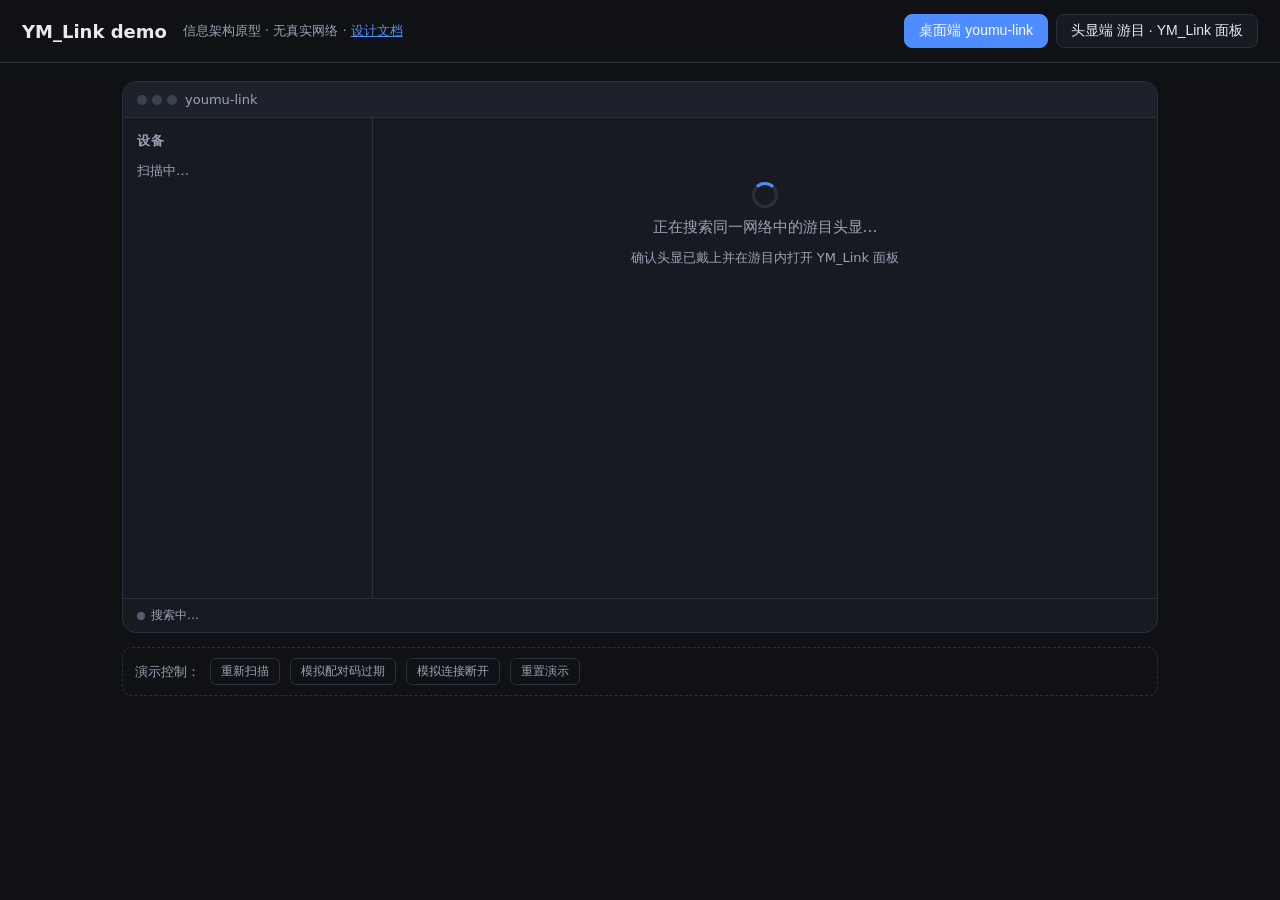
<file: design/prototypes/desktop/2026-10-27-ym-link-demo/index.html>
<!DOCTYPE html>
<html lang="zh-CN">
<head>
<meta charset="UTF-8">
<meta name="viewport" content="width=device-width, initial-scale=1.0">
<title>YM_Link demo · 桌面 × 头显</title>
<style>
  :root {
    --bg: #0f1115; --panel: #171a21; --panel-2: #1d212b; --line: #2a2f3c;
    --text: #e8eaf0; --muted: #9aa3b5; --accent: #4f8cff; --ok: #3fb96d;
    --warn: #e0a93e; --err: #e05f5f; --chip-bg: #232837;
    font-size: 15px;
  }
  * { box-sizing: border-box; margin: 0; padding: 0; }
  body { background: var(--bg); color: var(--text); font-family: "PingFang SC", "Microsoft YaHei", system-ui, sans-serif; }
  header.app { display: flex; align-items: center; gap: 16px; padding: 14px 22px; border-bottom: 1px solid var(--line); }
  header.app h1 { font-size: 18px; font-weight: 600; }
  header.app .note { color: var(--muted); font-size: 13px; }
  .view-tabs { display: flex; gap: 8px; margin-left: auto; }
  .view-tabs button { background: var(--panel); color: var(--text); border: 1px solid var(--line); border-radius: 8px; padding: 7px 14px; cursor: pointer; font-size: 14px; }
  .view-tabs button.active { background: var(--accent); border-color: var(--accent); color: #fff; }
  main { padding: 18px 22px; max-width: 1080px; margin: 0 auto; }
  .demo-controls { margin-top: 14px; padding: 10px 12px; border: 1px dashed var(--line); border-radius: 10px; color: var(--muted); font-size: 13px; display: flex; gap: 10px; align-items: center; flex-wrap: wrap; }
  .demo-controls button { background: transparent; border: 1px solid var(--line); color: var(--muted); border-radius: 6px; padding: 4px 10px; cursor: pointer; font-size: 12px; }
  .demo-controls button:hover { color: var(--text); border-color: var(--muted); }

  .window { border: 1px solid var(--line); border-radius: 14px; background: var(--panel); overflow: hidden; position: relative; }
  .window .titlebar { display: flex; align-items: center; gap: 8px; padding: 10px 14px; background: var(--panel-2); border-bottom: 1px solid var(--line); font-size: 13px; color: var(--muted); }
  .titlebar .dots { display: flex; gap: 5px; }
  .titlebar .dots i { width: 10px; height: 10px; border-radius: 50%; background: #3a4152; display: block; }
  .window .body { display: grid; grid-template-columns: 250px 1fr; min-height: 480px; }
  .sidebar { border-right: 1px solid var(--line); padding: 14px; }
  .sidebar h2, .panel h2 { font-size: 13px; color: var(--muted); font-weight: 600; margin-bottom: 10px; letter-spacing: .05em; }
  .device { border: 1px solid var(--line); border-radius: 10px; padding: 10px 12px; margin-bottom: 10px; background: var(--panel-2); }
  .device .name { font-weight: 600; font-size: 14px; display: flex; align-items: center; gap: 8px; }
  .device .meta { color: var(--muted); font-size: 12px; margin: 4px 0 8px; }
  .chip { display: inline-block; font-size: 11px; padding: 2px 8px; border-radius: 20px; background: var(--chip-bg); color: var(--muted); }
  .chip.ok { color: var(--ok); } .chip.warn { color: var(--warn); } .chip.err { color: var(--err); } .chip.busy { color: var(--accent); }
  .btn { background: var(--accent); border: none; color: #fff; border-radius: 8px; padding: 7px 14px; cursor: pointer; font-size: 13px; }
  .btn.secondary { background: transparent; border: 1px solid var(--line); color: var(--text); }
  .btn.danger { background: transparent; border: 1px solid var(--err); color: var(--err); }
  .btn:disabled { opacity: .45; cursor: default; }
  .panel { padding: 16px; }
  .tabs { display: flex; gap: 6px; margin-bottom: 16px; }
  .tabs button { background: transparent; border: none; color: var(--muted); padding: 6px 12px; border-radius: 8px; cursor: pointer; font-size: 14px; }
  .tabs button.active { background: var(--panel-2); color: var(--text); }
  .hint { color: var(--muted); font-size: 13px; line-height: 1.7; }
  .hint b { color: var(--text); }
  .empty { display: flex; flex-direction: column; align-items: center; justify-content: center; gap: 10px; padding: 48px 0; color: var(--muted); }
  .spinner { width: 26px; height: 26px; border-radius: 50%; border: 3px solid var(--line); border-top-color: var(--accent); animation: spin 1s linear infinite; }
  @keyframes spin { to { transform: rotate(360deg); } }
  .monitor-grid { display: grid; grid-template-columns: repeat(auto-fill, minmax(210px, 1fr)); gap: 12px; }
  .monitor { border: 1px solid var(--line); border-radius: 10px; padding: 12px; background: var(--panel-2); cursor: pointer; }
  .monitor.selected { border-color: var(--accent); box-shadow: 0 0 0 1px var(--accent); }
  .monitor .screen { height: 92px; border-radius: 6px; background: linear-gradient(145deg, #232937, #151922); display: flex; align-items: center; justify-content: center; color: var(--muted); font-size: 12px; margin-bottom: 8px; }
  .monitor .label { font-size: 13px; font-weight: 600; }
  .monitor .res { font-size: 12px; color: var(--muted); }
  .row { display: flex; align-items: center; gap: 12px; }
  .row.between { justify-content: space-between; }
  .field { display: flex; align-items: center; gap: 10px; margin: 10px 0; font-size: 14px; }
  select { background: var(--panel-2); color: var(--text); border: 1px solid var(--line); border-radius: 8px; padding: 6px 10px; }
  .statusbar { border-top: 1px solid var(--line); padding: 8px 14px; font-size: 12px; color: var(--muted); display: flex; gap: 18px; }
  .statusbar .dot { width: 8px; height: 8px; border-radius: 50%; display: inline-block; margin-right: 6px; vertical-align: middle; }
  .dot.ok { background: var(--ok); } .dot.warn { background: var(--warn); } .dot.err { background: var(--err); } .dot.off { background: #555c6e; }
  table.files { width: 100%; border-collapse: collapse; font-size: 13px; }
  table.files th { text-align: left; color: var(--muted); font-weight: 500; padding: 6px 8px; border-bottom: 1px solid var(--line); font-size: 12px; }
  table.files td { padding: 8px; border-bottom: 1px solid var(--line); }
  table.files tr.dir td { cursor: pointer; }
  table.files tr.dir td:hover { color: var(--accent); }
  .breadcrumb { color: var(--muted); font-size: 13px; margin-bottom: 10px; }
  .breadcrumb a { color: var(--accent); cursor: pointer; text-decoration: none; }
  .modal-mask { position: absolute; inset: 0; background: rgba(5,7,10,.72); display: flex; align-items: center; justify-content: center; z-index: 10; }
  .modal { background: var(--panel); border: 1px solid var(--line); border-radius: 14px; padding: 22px; width: 340px; }
  .modal h3 { font-size: 15px; margin-bottom: 6px; }
  .modal p { color: var(--muted); font-size: 13px; line-height: 1.6; margin-bottom: 12px; }
  .code { font-size: 30px; letter-spacing: 8px; font-family: ui-monospace, Menlo, monospace; background: var(--panel-2); border: 1px solid var(--line); border-radius: 10px; text-align: center; padding: 12px 0; margin-bottom: 10px; }
  .code input { background: transparent; border: none; outline: none; color: var(--text); font-size: 30px; letter-spacing: 8px; width: 100%; text-align: center; font-family: ui-monospace, Menlo, monospace; }
  .progress { height: 6px; border-radius: 4px; background: var(--panel-2); overflow: hidden; margin: 6px 0; }
  .progress i { display: block; height: 100%; background: var(--accent); width: 0; transition: width .3s; }
  .transfer-item { border: 1px solid var(--line); border-radius: 10px; padding: 10px 12px; margin-bottom: 8px; background: var(--panel-2); font-size: 13px; }
  .hq-view { border: 1px solid var(--line); border-radius: 14px; background: var(--panel); overflow: hidden; max-width: 720px; margin: 0 auto; }
  .hq-view .screen-area { min-height: 300px; display: flex; align-items: center; justify-content: center; flex-direction: column; gap: 14px; background: radial-gradient(1200px 500px at 50% 120%, #101725, #0c0e13); border-bottom: 1px solid var(--line); }
  .hq-view .controls { padding: 12px 16px; display: flex; gap: 10px; align-items: center; }
  .hq-list { display: grid; gap: 10px; }
  .hidden { display: none !important; }
</style>
</head>
<body>
<header class="app">
  <h1>YM_Link demo</h1>
  <span class="note">信息架构原型 · 无真实网络 · <a href="../../../../docs/plans/2026-10-27-demo-design.md" style="color:var(--accent)">设计文档</a></span>
  <div class="view-tabs">
    <button id="tab-desktop" class="active">桌面端 youmu-link</button>
    <button id="tab-headset">头显端 游目 · YM_Link 面板</button>
  </div>
</header>

<main>
  <!-- ============ 桌面端 ============ -->
  <section id="view-desktop">
    <div class="window">
      <div class="titlebar"><span class="dots"><i></i><i></i><i></i></span> youmu-link</div>
      <div class="body">
        <aside class="sidebar">
          <h2>设备</h2>
          <div id="desktop-devices"></div>
        </aside>
        <div class="panel">
          <div id="desktop-disconnected" class="empty">
            <div class="spinner"></div>
            <div>正在搜索同一网络中的游目头显…</div>
            <div class="hint">确认头显已戴上并在游目内打开 YM_Link 面板</div>
          </div>
          <div id="desktop-connected" class="hidden">
            <div class="tabs">
              <button id="desktop-tab-mirror" class="active">屏幕镜像</button>
              <button id="desktop-tab-files">文件共享</button>
            </div>
            <div id="desktop-mirror">
              <div class="monitor-grid" id="monitor-grid"></div>
              <div class="field">系统音频
                <select id="audio-select"><option>共享</option><option>不共享</option></select>
                画质
                <select id="quality-select"><option>流畅</option><option selected>平衡</option><option>画质优先</option></select>
              </div>
              <div class="row" style="margin-top:8px">
                <button class="btn" id="mirror-start">开始镜像</button>
                <button class="btn danger hidden" id="mirror-stop">停止镜像</button>
              </div>
            </div>
            <div id="desktop-files" class="hidden">
              <p class="hint">以下目录已授权给已配对的头显浏览；文件操作在头显端进行。</p>
              <div id="shared-dirs" style="margin-top:12px"></div>
            </div>
          </div>
        </div>
      </div>
      <div class="statusbar" id="desktop-status"></div>
      <div id="modal-root"></div>
    </div>
  </section>

  <!-- ============ 头显端 ============ -->
  <section id="view-headset" class="hidden">
    <div class="hq-view">
      <div class="titlebar"><span class="dots"><i></i><i></i><i></i></span> 游目 · YM_Link</div>
      <div class="screen-area" id="hq-area">
        <!-- 状态内容由 demo.js 渲染 -->
      </div>
      <div class="controls" id="hq-controls"></div>
    </div>
  </section>

  <div class="demo-controls">
    演示控制：
    <button id="ctl-scan">重新扫描</button>
    <button id="ctl-expire">模拟配对码过期</button>
    <button id="ctl-drop">模拟连接断开</button>
    <button id="ctl-reset">重置演示</button>
  </div>
</main>

<script src="demo.js"></script>
</body>
</html>
</file>
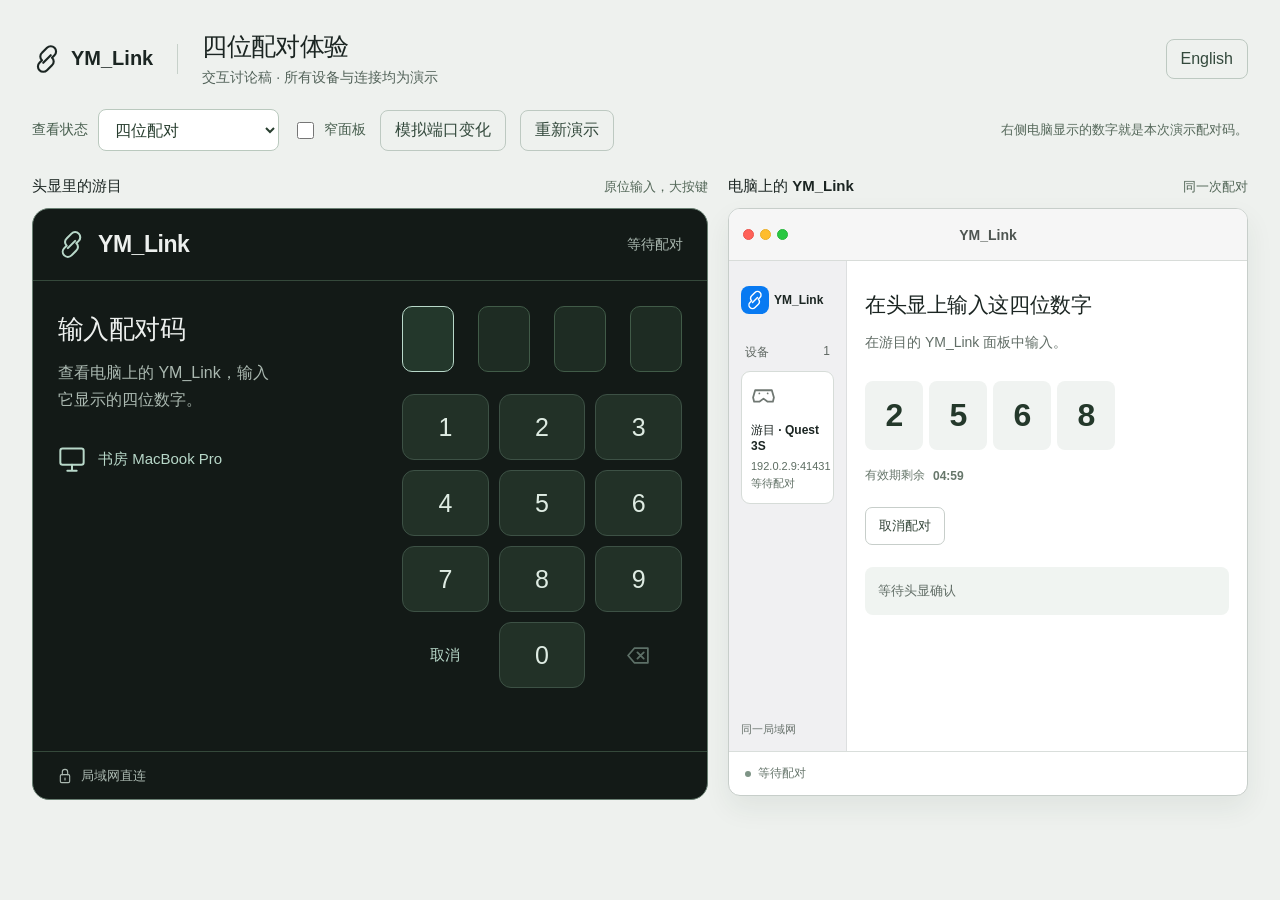
<file: design/prototypes/desktop/2026-10-29-four-digit-pairing/index.html>
<!doctype html>
<html lang="zh-CN">
<head>
  <meta charset="utf-8">
  <meta name="viewport" content="width=device-width,initial-scale=1">
  <meta name="color-scheme" content="light dark">
  <title>YM_Link · 四位配对体验</title>
  <link rel="stylesheet" href="demo.css?v=4f0aba7d0fcc">
  <script src="demo.js?v=0215af944942" defer></script>
</head>
<body>
<svg class="symbols" aria-hidden="true" xmlns="http://www.w3.org/2000/svg"><defs>
  <symbol id="i-link" viewBox="0 0 24 24"><path d="m9 15 6-6M8 13l-2 2a4 4 0 0 0 6 6l4-4a4 4 0 0 0 0-6M16 11l2-2a4 4 0 0 0-6-6l-4 4a4 4 0 0 0 0 6"/></symbol>
  <symbol id="i-headset" viewBox="0 0 24 24"><path d="M4 6h16l2 7-1 4h-5l-4-3-4 3H3l-1-4zM8 9h.01M16 9h.01"/></symbol>
  <symbol id="i-computer" viewBox="0 0 24 24"><rect x="2" y="3" width="20" height="14" rx="2"/><path d="M8 22h8M12 17v5"/></symbol>
  <symbol id="i-check" viewBox="0 0 24 24"><path d="m5 12 4 4L19 6"/></symbol>
  <symbol id="i-back" viewBox="0 0 24 24"><path d="m14 5-7 7 7 7M7 12h14"/></symbol>
  <symbol id="i-delete" viewBox="0 0 24 24"><path d="m8 5-6 7 6 7h13V5zM11 9l6 6M17 9l-6 6"/></symbol>
  <symbol id="i-refresh" viewBox="0 0 24 24"><path d="M20 7v5h-5M4 17v-5h5M5 8a8 8 0 0 1 13-3l2 3M4 16l2 3a8 8 0 0 0 13-3"/></symbol>
  <symbol id="i-lock" viewBox="0 0 24 24"><rect x="5" y="10" width="14" height="12" rx="2"/><path d="M8 10V6a4 4 0 0 1 8 0v4M12 15v3"/></symbol>
  <symbol id="i-wifi" viewBox="0 0 24 24"><path d="M2 8a16 16 0 0 1 20 0M5 12a11 11 0 0 1 14 0M9 16a5 5 0 0 1 6 0M12 20h.01"/></symbol>
  <symbol id="i-close" viewBox="0 0 24 24"><path d="m6 6 12 12M18 6 6 18"/></symbol>
  <symbol id="i-alert" viewBox="0 0 24 24"><path d="m12 3 10 18H2zM12 9v5M12 17h.01"/></symbol>
</defs></svg>
<header class="review-header">
  <a href="#" class="review-brand" aria-label="YM_Link"><svg><use href="#i-link"/></svg><span>YM_Link</span></a>
  <div><h1 data-copy="title">四位配对体验</h1><p data-copy="reviewNote">交互讨论稿 · 所有设备与连接均为演示</p></div>
  <button id="language" class="review-button" type="button" aria-label="Switch to English">English</button>
</header>
<main>
  <section class="review-tools" aria-label="演示控制">
    <div class="scenario-field"><label for="scenario" data-copy="scenario">查看状态</label><select id="scenario"></select></div>
    <label class="compact-control"><input type="checkbox" id="compact"><span data-copy="compact">窄面板</span></label>
    <button id="change-port" class="review-button" type="button" data-copy="changePort">模拟端口变化</button>
    <button id="restart" class="review-button" type="button" data-copy="restart">重新演示</button>
    <span class="demo-code-note" id="demo-note"></span>
  </section>
  <div class="stage-grid">
    <section class="surface-section quest-section" aria-labelledby="quest-caption">
      <div class="surface-caption"><h2 id="quest-caption" data-copy="questCaption">头显里的游目</h2><span data-copy="questCaptionNote">原位输入，大按键</span></div>
      <div class="quest-window" id="quest-window">
        <header class="quest-header"><svg class="brand-icon"><use href="#i-link"/></svg><strong>YM_Link</strong><span id="quest-header-state"></span></header>
        <div id="quest-stage" class="quest-stage" tabindex="-1"></div>
        <footer class="quest-footer"><svg><use href="#i-lock"/></svg><span data-copy="local">局域网直连</span><span id="quest-footer-state"></span></footer>
      </div>
    </section>
    <section class="surface-section desktop-section" aria-labelledby="desktop-caption">
      <div class="surface-caption"><h2 id="desktop-caption" data-copy="desktopCaption">电脑上的 YM_Link</h2><span data-copy="desktopCaptionNote">同一次配对</span></div>
      <div class="mac-window">
        <header class="mac-titlebar"><span class="traffic" aria-hidden="true"><i></i><i></i><i></i></span><strong>YM_Link</strong><span></span></header>
        <div class="mac-body">
          <aside class="mac-sidebar"><div class="mac-brand"><svg><use href="#i-link"/></svg><strong>YM_Link</strong></div><div class="device-label"><span data-copy="devices">设备</span><span id="device-count">1</span></div><div id="desktop-peer"></div><span class="sidebar-foot" data-copy="sameNetwork">同一局域网</span></aside>
          <div class="mac-content" id="desktop-stage"></div>
        </div>
        <footer class="mac-footer" id="desktop-footer"></footer>
      </div>
    </section>
  </div>
  <p id="announcement" class="sr-only" aria-live="polite"></p>
</main>
</body>
</html>
</file>
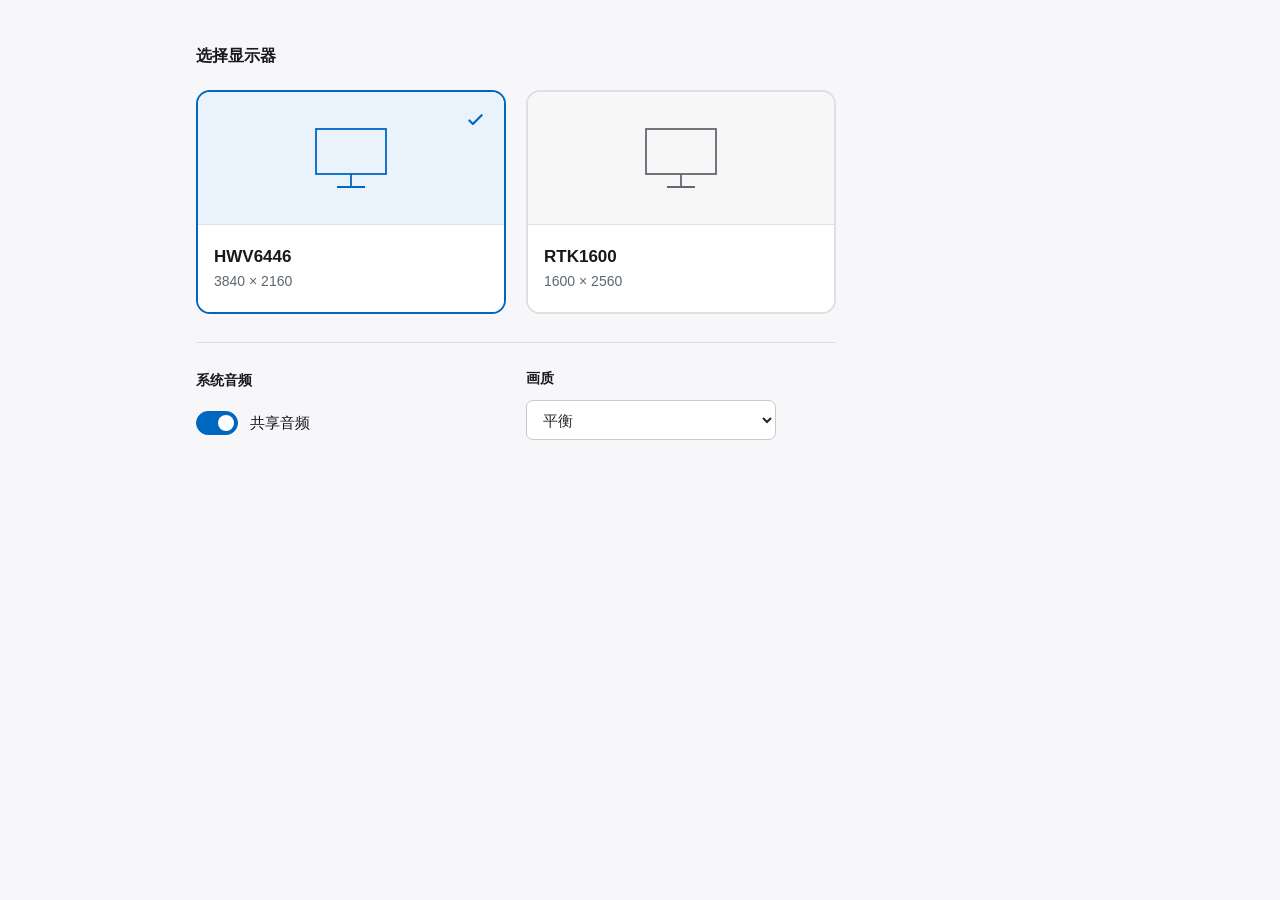
<file: design/prototypes/desktop/2026-10-31-monitor-selection/index.html>
<!doctype html>
<html lang="zh-CN">
<head>
  <meta charset="utf-8">
  <meta name="viewport" content="width=device-width,initial-scale=1">
  <meta name="color-scheme" content="light">
  <title>YM_Link · 显示器选择</title>
  <style>
    :root {
      color-scheme: light;
      font-family: "Segoe UI", "Microsoft YaHei UI", sans-serif;
      color: #18191c;
      background: #f7f7f9;
      --ym-accent: #0067c0;
      --ym-selected: #eaf3fc;
      --ym-hairline: #dddfe3;
    }
    * { box-sizing: border-box; }
    body { margin: 0; }
    ::selection { color: #fff; background: var(--ym-accent); }
    main { max-width: 960px; padding: 44px 36px 48px; margin: auto; }
    h1, h2 { margin: 0; font-size: 16px; line-height: 1.5; font-weight: 600; }
    fieldset { min-width: 0; padding: 0; border: 0; margin: 0; }
    legend { padding: 0; margin-bottom: 22px; }
    .monitors { display: grid; grid-template-columns: repeat(2, minmax(0, 1fr)); gap: 20px; max-width: 640px; }
    .monitor-choice { position: relative; min-width: 0; }
    .monitor-radio, .audio-input {
      position: absolute; width: 1px; height: 1px; padding: 0;
      overflow: hidden; clip-path: inset(50%); white-space: nowrap;
    }
    .monitor-tile {
      position: relative; display: flex; flex-direction: column;
      min-height: 224px; border: 2px solid var(--ym-hairline);
      border-radius: 14px; background: #fff; cursor: pointer;
      transition: border-color 120ms ease-out;
      -webkit-tap-highlight-color: transparent;
    }
    .monitor-tile:hover { border-color: #b7bec7; }
    /* Selection keeps one perimeter; only the preview receives its fill. */
    .monitor-radio:checked + .monitor-tile,
    .monitor-radio:checked + .monitor-tile:hover {
      border-color: var(--ym-accent);
    }
    .monitor-illustration {
      display: flex; align-items: center; justify-content: center;
      flex-shrink: 0; height: 132px; padding: 16px; border-radius: 12px 12px 0 0;
      color: #626972; background: #f7f7f8; transition: background-color 120ms ease-out;
    }
    .monitor-tile:hover .monitor-illustration { background: #f0f1f3; }
    .monitor-icon { width: 80px; height: 66px; fill: none; stroke: currentColor; stroke-width: 1.8; }
    .monitor-radio:checked + .monitor-tile .monitor-illustration { color: var(--ym-accent); background: var(--ym-selected); }
    .monitor-details {
      display: grid; flex: 1; align-content: center; gap: 3px; padding: 16px;
      border-top: 1px solid var(--ym-hairline); border-radius: 0 0 12px 12px; background: #fff;
    }
    .monitor-name { width: fit-content; font-size: 17px; line-height: 1.4; font-weight: 600; }
    .monitor-resolution { color: #5e6670; font-size: 14px; line-height: 1.5; font-variant-numeric: tabular-nums; }
    .selected-mark {
      position: absolute; top: 18px; right: 18px; width: 21px; height: 21px;
      fill: none; stroke: var(--ym-accent); stroke-width: 2.5;
      stroke-linecap: round; stroke-linejoin: round; visibility: hidden;
    }
    .monitor-radio:checked + .monitor-tile .selected-mark { visibility: visible; }
    /* A keyboard-only cue stays inside the card, away from its perimeter. */
    .monitor-radio:focus-visible + .monitor-tile .monitor-name {
      outline: 2px solid var(--ym-accent); outline-offset: 4px; border-radius: 2px;
    }
    .settings {
      display: grid; grid-template-columns: repeat(2, minmax(0, 1fr)); gap: 20px;
      max-width: 640px; margin-top: 28px; padding-top: 27px; border-top: 1px solid var(--ym-hairline);
    }
    .settings h2, .quality-label { display: block; margin-bottom: 12px; font-size: 14px; font-weight: 600; }
    .audio-control { position: relative; display: inline-flex; min-height: 40px; align-items: center; gap: 12px; cursor: pointer; font-size: 15px; }
    .audio-track {
      display: inline-flex; align-items: center; width: 42px; height: 24px;
      padding: 3px; border: 1px solid #727982; border-radius: 20px; background: #fff;
    }
    .audio-track::after { content: ""; width: 16px; height: 16px; border-radius: 50%; background: #727982; }
    .audio-input:checked + .audio-track { border-color: var(--ym-accent); background: var(--ym-accent); }
    .audio-input:checked + .audio-track::after { transform: translateX(18px); background: #fff; }
    .audio-input:focus-visible + .audio-track { outline: 2px solid var(--ym-accent); outline-offset: 3px; }
    .quality-select {
      width: 100%; max-width: 250px; height: 40px; padding: 0 12px; border: 1px solid #c7cbd2;
      border-radius: 7px; color: #24262a; background: #fff; font: inherit; font-size: 15px;
    }
    .quality-select:hover { border-color: #8d949e; }
    .quality-select:focus-visible { outline: 2px solid var(--ym-accent); outline-offset: 2px; }
    .sr-only { position: absolute; width: 1px; height: 1px; overflow: hidden; clip-path: inset(50%); }
    @media (max-width: 520px) {
      main { padding: 28px 20px 36px; }
      .monitors { grid-template-columns: 1fr; gap: 14px; }
      .monitor-tile { min-height: 204px; }
      .monitor-illustration { height: 112px; }
      .settings { grid-template-columns: 1fr; gap: 24px; }
    }
    @media (prefers-reduced-motion: reduce) { .monitor-tile, .monitor-illustration { transition: none; } }
    @media (forced-colors: active) {
      .monitor-tile, .monitor-tile:hover { border-color: ButtonText; background: Canvas; }
      .monitor-radio:checked + .monitor-tile,
      .monitor-radio:checked + .monitor-tile:hover { border-color: Highlight; background: Canvas; }
      .monitor-illustration, .monitor-tile:hover .monitor-illustration,
      .monitor-radio:checked + .monitor-tile .monitor-illustration { color: CanvasText; background: Canvas; }
      .monitor-details { border-color: ButtonText; background: Canvas; }
      .monitor-radio:focus-visible + .monitor-tile .monitor-name { outline-color: Highlight; }
      .monitor-resolution { color: CanvasText; }
      .selected-mark { stroke: Highlight; }
      .audio-track { border-color: ButtonText; }
      .audio-input:checked + .audio-track { background: Highlight; }
      .audio-input:checked + .audio-track::after { background: HighlightText; }
    }
  </style>
</head>
<body>
  <main>
    <fieldset>
      <legend><h1>选择显示器</h1></legend>
      <div class="monitors">
        <div class="monitor-choice">
          <input class="monitor-radio" id="monitor-main" type="radio" name="monitor" value="HWV6446" checked>
          <label class="monitor-tile" for="monitor-main">
            <svg class="selected-mark" viewBox="0 0 24 24" aria-hidden="true"><path d="m5 12 4 4L19 6"/></svg>
            <span class="monitor-illustration" aria-hidden="true">
              <svg class="monitor-icon" viewBox="0 0 80 66"><rect x="5" y="4" width="70" height="45"/><path d="M40 49v13M26 62h28"/></svg>
            </span>
            <span class="monitor-details"><span class="monitor-name">HWV6446</span><span class="monitor-resolution">3840 × 2160</span></span>
          </label>
        </div>
        <div class="monitor-choice">
          <input class="monitor-radio" id="monitor-secondary" type="radio" name="monitor" value="RTK1600">
          <label class="monitor-tile" for="monitor-secondary">
            <svg class="selected-mark" viewBox="0 0 24 24" aria-hidden="true"><path d="m5 12 4 4L19 6"/></svg>
            <span class="monitor-illustration" aria-hidden="true">
              <svg class="monitor-icon" viewBox="0 0 80 66"><rect x="5" y="4" width="70" height="45"/><path d="M40 49v13M26 62h28"/></svg>
            </span>
            <span class="monitor-details"><span class="monitor-name">RTK1600</span><span class="monitor-resolution">1600 × 2560</span></span>
          </label>
        </div>
      </div>
    </fieldset>
    <div class="settings">
      <section aria-labelledby="audio-heading">
        <h2 id="audio-heading">系统音频</h2>
        <label class="audio-control">
          <input class="audio-input" type="checkbox" checked>
          <span class="audio-track" aria-hidden="true"></span><span>共享音频</span>
        </label>
      </section>
      <div>
        <label class="quality-label" for="quality">画质</label>
        <select class="quality-select" id="quality"><option>流畅</option><option selected>平衡</option><option>清晰</option></select>
      </div>
    </div>
    <p class="sr-only" id="selection-status" aria-live="polite"></p>
  </main>
  <script>
    document.querySelectorAll('input[name="monitor"]').forEach(input => {
      input.addEventListener('change', () => {
        document.getElementById('selection-status').textContent = `已选择 ${input.value}`;
      });
    });
  </script>
</body>
</html>
</file>
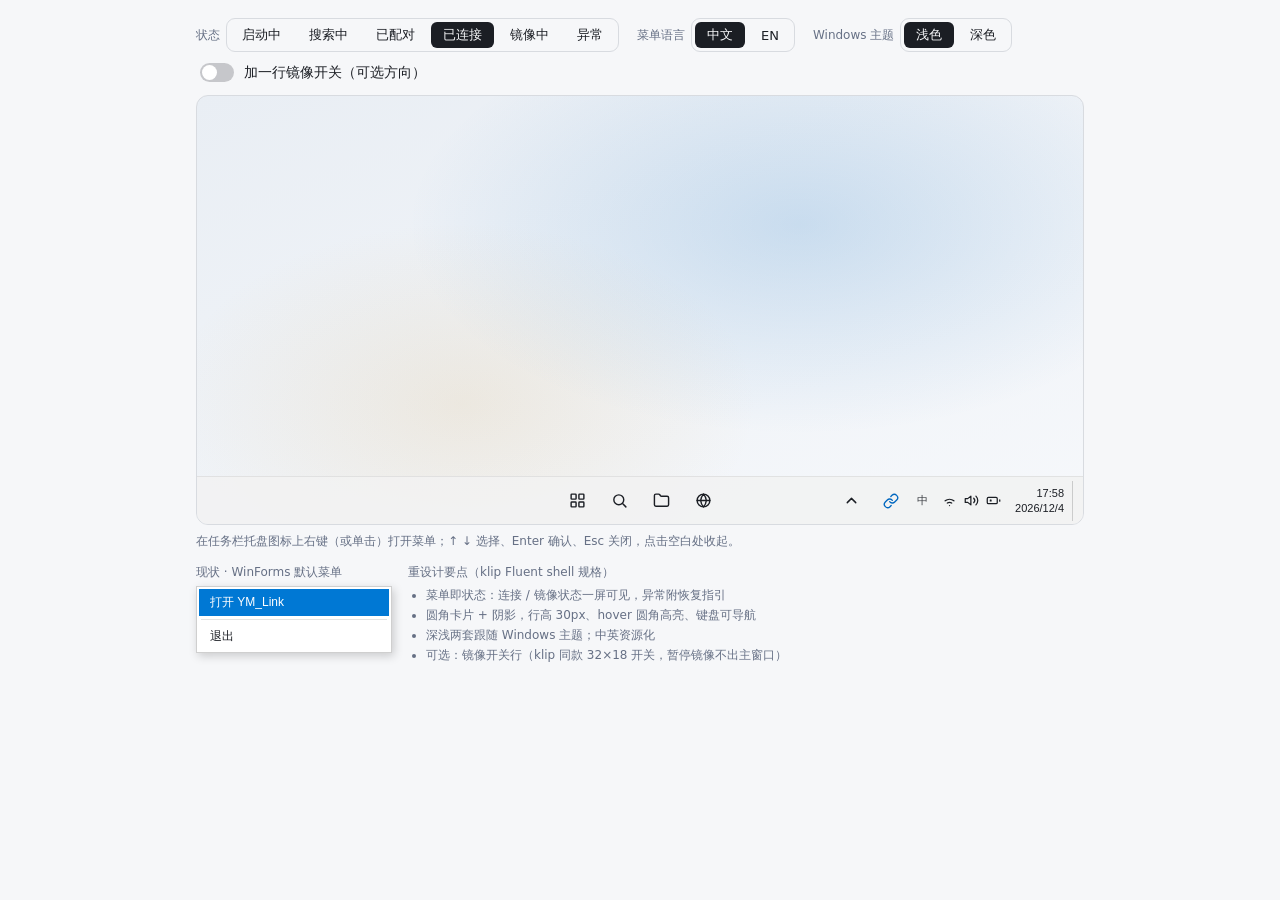
<file: design/prototypes/desktop/2026-10-31-tray-menu/index.html>
<!doctype html>
<html lang="zh-CN">
<head>
<meta charset="utf-8">
<meta name="viewport" content="width=device-width,initial-scale=1">
<meta name="color-scheme" content="light dark">
<title>YM_Link · 托盘右键菜单重设计 demo</title>
<style>
:root {
  color-scheme: light dark;
  --background: #f6f7f9; --foreground: #1b1e24;
  --muted-foreground: #667085; --border: #d8dbe0;
}
@media (prefers-color-scheme: dark) {
  :root { --background: #16181c; --foreground: #e8eaee; --muted-foreground: #9aa2af; --border: #33373d; }
}
* { box-sizing: border-box; }
body { margin: 0 auto; padding: 18px 16px 28px; max-width: 920px;
  font-family: "Segoe UI", "Microsoft YaHei UI", system-ui, sans-serif;
  font-size: 14px; color: var(--foreground); background: var(--background); }
/* 控制区所需的最小 host 样式 */
.nav-pills { display: inline-flex; gap: 4px; padding: 3px; border: 1px solid var(--border); border-radius: 9px; }
.nav-link { border: 0; background: transparent; color: var(--foreground); font: inherit; font-size: 13px;
  padding: 4px 12px; border-radius: 6px; cursor: pointer; }
.nav-link.active { background: var(--foreground); color: var(--background); }
.form-check { display: inline-flex; align-items: center; gap: 7px; cursor: pointer; }
.form-check-label, .form-check-input { cursor: pointer; }
.form-check-input { appearance: none; -webkit-appearance: none; width: 34px; height: 19px; border-radius: 10px;
  background: color-mix(in srgb, var(--foreground) 22%, transparent); position: relative; transition: background .15s; }
.form-check-input::after { content: ""; position: absolute; top: 2px; left: 2px; width: 15px; height: 15px;
  border-radius: 50%; background: #fff; transition: left .15s; }
.form-check-input:checked { background: var(--foreground); }
.form-check-input:checked::after { left: 17px; }
.text-small { font-size: 12px; color: var(--muted-foreground); }
.cursor-interaction { cursor: pointer; }
</style>
</head>
<body>
<div id="ym-tray-demo">
  <style>
    #ym-tray-demo { --yt-accent:#0067c0; }
    #ym-tray-demo .yt-stage-wrap { margin-top:10px; }
    #ym-tray-demo .yt-controls { display:flex; flex-wrap:wrap; gap:8px 18px; align-items:center; }
    #ym-tray-demo .yt-ctl-label { font-size:12px; color:var(--muted-foreground); margin-right:6px; }
    #ym-tray-demo .yt-group { display:flex; align-items:center; }

    /* ===== 产品模拟区（Win11 桌面 + 托盘）===== */
    #ym-tray-demo .yt-stage {
      position:relative; height:430px; border-radius:12px; overflow:hidden;
      font-family:"Segoe UI","Microsoft YaHei UI",sans-serif; color-scheme:light;
      background:
        radial-gradient(560px 300px at 68% 30%, rgba(0,103,192,.16), transparent 70%),
        radial-gradient(420px 260px at 30% 72%, rgba(212,162,78,.14), transparent 70%),
        linear-gradient(160deg,#e9eef4,#f6f8fb);
      border:1px solid var(--border);
    }
    #ym-tray-demo .yt-stage[data-theme="dark"] {
      color-scheme:dark;
      background:
        radial-gradient(560px 300px at 68% 30%, rgba(0,103,192,.28), transparent 70%),
        radial-gradient(420px 260px at 30% 72%, rgba(212,162,78,.12), transparent 70%),
        linear-gradient(160deg,#10151c,#0b0e13);
    }

    /* 任务栏 */
    #ym-tray-demo .tb {
      position:absolute; left:0; right:0; bottom:0; height:48px; z-index:10;
      display:flex; align-items:center; justify-content:space-between; padding:0 4px;
      font-family:"Segoe UI","Microsoft YaHei UI",sans-serif;
    }
    #ym-tray-demo .tb.light { background:rgba(243,243,243,.86); border-top:1px solid rgba(0,0,0,.07); color:#1b1e24; }
    #ym-tray-demo .tb.dark { background:rgba(30,32,36,.88); border-top:1px solid rgba(255,255,255,.06); color:#f2f3f5; }
    #ym-tray-demo .tb-center { position:absolute; left:50%; transform:translateX(-50%); display:flex; gap:2px; }
    #ym-tray-demo .tb-right { margin-left:auto; display:flex; align-items:center; gap:2px; }
    #ym-tray-demo .tb-ic {
      width:40px; height:40px; border:0; background:transparent; border-radius:5px;
      display:inline-flex; align-items:center; justify-content:center; color:inherit;
    }
    #ym-tray-demo .tb-ic svg { width:17px; height:17px; }
    #ym-tray-demo .tb.light .tb-ic:hover { background:rgba(0,0,0,.06); }
    #ym-tray-demo .tb.dark .tb-ic:hover { background:rgba(255,255,255,.09); }
    #ym-tray-demo .tb.small-hit { width:32px; }
    #ym-tray-demo .tb-ym { width:36px; }
    #ym-tray-demo .tb-ym svg { width:16px; height:16px; color:var(--yt-accent); }
    #ym-tray-demo .tb-ym.hidden-icon { display:none; }
    #ym-tray-demo .tb-lang { font-size:11px; padding:0 6px; opacity:.85; }
    #ym-tray-demo .tb-sys { display:flex; align-items:center; gap:7px; padding:0 8px 0 6px; }
    #ym-tray-demo .tb-sys svg { width:15px; height:15px; }
    #ym-tray-demo .tb-clock { display:flex; flex-direction:column; align-items:flex-end; font-size:11px; line-height:1.35; padding:0 6px 0 4px; }
    #ym-tray-demo .tb-showdesk { width:7px; align-self:stretch; border-left:1px solid rgba(128,128,128,.35); }

    /* ===== 托盘菜单（klip TrayMenuWindow 规格）===== */
    #ym-tray-demo .ym-menu {
      position:absolute; width:222px; border-radius:10px; padding:6px 0; z-index:30;
      font-family:"Segoe UI","Microsoft YaHei UI",sans-serif;
      box-shadow:0 5px 20px rgba(0,0,0,.30);
      opacity:0; transform:translateY(5px) scale(.98); transition:opacity .12s ease, transform .12s ease;
    }
    #ym-tray-demo .ym-menu.open { opacity:1; transform:translateY(0) scale(1); }
    #ym-tray-demo .ym-menu.light { background:rgba(249,249,250,.94); border:1px solid #dde0e4; color:#1b1e24; }
    #ym-tray-demo .ym-menu.dark { background:rgba(37,40,45,.94); border:1px solid #45484e; color:#f2f3f5; }
    @media (prefers-reduced-motion: reduce) { #ym-tray-demo .ym-menu { transition:none; } }

    #ym-tray-demo .ym-status { padding:8px 14px 7px; }
    #ym-tray-demo .ym-status .l1 { font-size:12px; display:flex; align-items:center; gap:8px; white-space:nowrap; }
    #ym-tray-demo .ym-status .l2 { font-size:10.5px; margin-top:3px; padding-left:16px; white-space:nowrap; overflow:hidden; text-overflow:ellipsis; }
    #ym-tray-demo .ym-menu.light .ym-status .l2 { color:#949ba7; }
    #ym-tray-demo .ym-menu.dark .ym-status .l2 { color:#8d95a2; }

    #ym-tray-demo .dot { width:8px; height:8px; border-radius:50%; flex:none; position:relative; }
    #ym-tray-demo .dot.g { background:#24733b; } #ym-tray-demo .dot.m { background:#949ba7; }
    #ym-tray-demo .dot.a { background:#0067c0; } #ym-tray-demo .dot.r { background:#c42b1c; }
    #ym-tray-demo .ym-menu.dark .dot.g { background:#6ccb5f; } #ym-tray-demo .ym-menu.dark .dot.m { background:#8d95a2; }
    #ym-tray-demo .ym-menu.dark .dot.a { background:#4cc2ff; } #ym-tray-demo .ym-menu.dark .dot.r { background:#ff99a4; }
    #ym-tray-demo .dot.pulse { animation:ytpulse 1.6s ease-in-out infinite; }
    @keyframes ytpulse { 0%,100% { opacity:.45; } 50% { opacity:1; } }
    #ym-tray-demo .dot.ripple::after {
      content:""; position:absolute; inset:-1px; border-radius:50%;
      border:1px solid currentColor; color:inherit; animation:ytripple 2s ease-out infinite;
    }
    #ym-tray-demo .dot.g.ripple { color:#24733b; } #ym-tray-demo .ym-menu.dark .dot.g.ripple { color:#6ccb5f; }
    @keyframes ytripple { 0% { transform:scale(1); opacity:.7; } 100% { transform:scale(2.6); opacity:0; } }
    @media (prefers-reduced-motion: reduce) { #ym-tray-demo .dot.pulse, #ym-tray-demo .dot.ripple::after { animation:none; } }

    #ym-tray-demo .ym-sep { height:1px; margin:5px 10px; }
    #ym-tray-demo .ym-menu.light .ym-sep { background:#dddfe3; }
    #ym-tray-demo .ym-menu.dark .ym-sep { background:#45484e; }
    #ym-tray-demo .ym-row[hidden] { display:none; }

    #ym-tray-demo .ym-row {
      height:30px; margin:0 6px; border-radius:6px; border:0; background:transparent;
      display:flex; align-items:center; width:calc(100% - 12px);
      font-size:12px; font-family:inherit; text-align:left; color:inherit; padding:0 8px 0 14px;
    }
    #ym-tray-demo .ym-menu.light .ym-row.on:hover, #ym-tray-demo .ym-menu.light .ym-row.kb { background:#ebedf0; }
    #ym-tray-demo .ym-menu.dark .ym-row.on:hover, #ym-tray-demo .ym-menu.dark .ym-row.kb { background:#34373c; }
    #ym-tray-demo .ym-row.disabled { opacity:.45; }
    #ym-tray-demo .ym-row .sp { flex:1; }
    #ym-tray-demo .ym-row .hint { font-size:10.5px; margin-left:8px; }
    #ym-tray-demo .ym-menu.light .ym-row .hint { color:#949ba7; }
    #ym-tray-demo .ym-menu.dark .ym-row .hint { color:#8d95a2; }

    #ym-tray-demo .ym-switch {
      flex:none; width:32px; height:18px; border-radius:9px; position:relative; margin-left:8px;
      transition:background .15s ease;
    }
    #ym-tray-demo .ym-switch .knob {
      position:absolute; top:2.5px; left:2.5px; width:13px; height:13px; border-radius:50%;
      background:#fff; transition:left .16s ease;
    }
    #ym-tray-demo .ym-menu.light .ym-switch.on { background:#737373; }
    #ym-tray-demo .ym-menu.light .ym-switch.off { background:#b8b8b8; }
    #ym-tray-demo .ym-menu.dark .ym-switch.on { background:#969696; }
    #ym-tray-demo .ym-menu.dark .ym-switch.off { background:#555555; }
    #ym-tray-demo .ym-switch.on .knob { left:16.5px; }
    #ym-tray-demo .ym-menu.light .ym-switch.off .knob { background:#fff; }
    @media (prefers-reduced-motion: reduce) { #ym-tray-demo .ym-switch, #ym-tray-demo .ym-switch .knob { transition:none; } }

    /* 通知 toast（Win11 风格） */
    #ym-tray-demo .ym-toast {
      position:absolute; right:12px; bottom:60px; width:296px; z-index:40; border-radius:8px;
      padding:12px 12px 13px 14px; display:flex; gap:11px; align-items:flex-start;
      font-family:"Segoe UI","Microsoft YaHei UI",sans-serif; box-shadow:0 8px 22px rgba(0,0,0,.25);
      opacity:0; transform:translateX(14px); transition:opacity .18s ease, transform .18s ease;
    }
    #ym-tray-demo .ym-toast.open { opacity:1; transform:translateX(0); }
    #ym-tray-demo .ym-toast.light { background:#ffffff; border:1px solid #dddfe3; color:#1b1e24; }
    #ym-tray-demo .ym-toast.dark { background:#2b2d31; border:1px solid #45484e; color:#f2f3f5; }
    #ym-tray-demo .ym-toast svg { width:16px; height:16px; color:var(--yt-accent); flex:none; margin-top:2px; }
    #ym-tray-demo .ym-toast .t { font-size:12px; font-weight:500; }
    #ym-tray-demo .ym-toast .m { font-size:12px; margin-top:2px; opacity:.75; }

    /* 现状对比 */
    #ym-tray-demo .yt-compare { display:flex; gap:16px; align-items:flex-start; margin-top:14px; flex-wrap:wrap; }
    #ym-tray-demo .wf-menu {
      width:196px; background:#fff; border:1px solid #cfcfcf; box-shadow:2px 3px 9px rgba(0,0,0,.18);
      padding:2px; font-family:"Segoe UI","Microsoft YaHei UI",sans-serif; font-size:12px; color:#1b1e24;
    }
    #ym-tray-demo .wf-item { padding:5px 28px 5px 11px; }
    #ym-tray-demo .wf-item.hot { background:#0078d4; color:#fff; }
    #ym-tray-demo .wf-sep { height:1px; background:#e3e3e3; margin:3px 2px; }
    #ym-tray-demo .yt-note { flex:1; min-width:230px; }
    #ym-tray-demo .yt-note ul { margin:6px 0 0; padding-left:18px; }
    #ym-tray-demo .yt-note li { margin:3px 0; }
    #ym-tray-demo .yt-cap { font-size:12px; color:var(--muted-foreground); margin-bottom:5px; }
    #ym-tray-demo .yt-hint { font-size:12px; color:var(--muted-foreground); margin-top:8px; }
  </style>

  <div class="yt-controls" role="group" aria-label="演示控制">
    <div class="yt-group"><span class="yt-ctl-label">状态</span>
      <div class="nav nav-pills" role="tablist" aria-label="连接状态" id="ytStates">
        <button class="nav-link" type="button" data-st="starting">启动中</button>
        <button class="nav-link" type="button" data-st="searching">搜索中</button>
        <button class="nav-link" type="button" data-st="paired">已配对</button>
        <button class="nav-link active" type="button" data-st="connected">已连接</button>
        <button class="nav-link" type="button" data-st="mirror">镜像中</button>
        <button class="nav-link" type="button" data-st="error">异常</button>
      </div>
    </div>
    <div class="yt-group"><span class="yt-ctl-label">菜单语言</span>
      <div class="nav nav-pills" role="tablist" aria-label="菜单语言" id="ytLangs">
        <button class="nav-link active" type="button" data-lang="zh">中文</button>
        <button class="nav-link" type="button" data-lang="en">EN</button>
      </div>
    </div>
    <div class="yt-group"><span class="yt-ctl-label">Windows 主题</span>
      <div class="nav nav-pills" role="tablist" aria-label="Windows 主题" id="ytThemes">
        <button class="nav-link active" type="button" data-th="light">浅色</button>
        <button class="nav-link" type="button" data-th="dark">深色</button>
      </div>
    </div>
    <label class="form-check form-switch" style="margin:0">
      <input class="form-check-input" type="checkbox" id="ytMirrorRow">
      <span class="form-check-label">加一行镜像开关（可选方向）</span>
    </label>
  </div>

  <div class="yt-stage-wrap">
    <div class="yt-stage" id="ytStage" data-theme="light">
      <div class="tb light" id="ytTaskbar">
        <div class="tb-center" aria-hidden="true">
          <span class="tb-ic"><svg viewBox="0 0 24 24" fill="none" stroke="currentColor" stroke-width="2" stroke-linecap="round" stroke-linejoin="round" aria-hidden="true"><rect x="3" y="3" width="7" height="7" rx="1"/><rect x="14" y="3" width="7" height="7" rx="1"/><rect x="3" y="14" width="7" height="7" rx="1"/><rect x="14" y="14" width="7" height="7" rx="1"/></ role="img"></svg></span>
          <span class="tb-ic"><svg viewBox="0 0 24 24" fill="none" stroke="currentColor" stroke-width="2" stroke-linecap="round" stroke-linejoin="round" aria-hidden="true"><circle cx="11" cy="11" r="7"/><path d="m21 21-4.35-4.35"/></ role="img"></svg></span>
          <span class="tb-ic"><svg viewBox="0 0 24 24" fill="none" stroke="currentColor" stroke-width="2" stroke-linecap="round" stroke-linejoin="round" aria-hidden="true"><path d="M4 20h16a2 2 0 0 0 2-2V8a2 2 0 0 0-2-2h-7.9a2 2 0 0 1-1.69-.9L9.6 3.9A2 2 0 0 0 7.93 3H4a2 2 0 0 0-2 2v13c0 1.1.9 2 2 2Z"/></ role="img"></svg></span>
          <span class="tb-ic"><svg viewBox="0 0 24 24" fill="none" stroke="currentColor" stroke-width="2" stroke-linecap="round" stroke-linejoin="round" aria-hidden="true"><circle cx="12" cy="12" r="9"/><path d="M3 12h18"/><path d="M12 3a15.3 15.3 0 0 1 4 9 15.3 15.3 0 0 1-4 9 15.3 15.3 0 0 1-4-9 15.3 15.3 0 0 1 4-9z"/></ role="img"></svg></span>
        </div>
        <div class="tb-right">
          <button class="tb-ic small-hit cursor-interaction" type="button" aria-label="显示隐藏的图标"><svg viewBox="0 0 24 24" fill="none" stroke="currentColor" stroke-width="2" stroke-linecap="round" stroke-linejoin="round" aria-hidden="true"><path d="m6 15 6-6 6 6"/></ role="img"></svg></button>
          <button class="tb-ic tb-ym cursor-interaction" type="button" id="ytTrayIcon" aria-haspopup="menu" aria-expanded="false" aria-label="YM_Link 托盘图标"><svg viewBox="0 0 24 24" fill="none" stroke="currentColor" stroke-width="2" stroke-linecap="round" stroke-linejoin="round" aria-hidden="true"><path d="M10 13a5 5 0 0 0 7.54.54l3-3a5 5 0 0 0-7.07-7.07l-1.72 1.71"/><path d="M14 11a5 5 0 0 0-7.54-.54l-3 3a5 5 0 0 0 7.07 7.07l1.71-1.71"/></ role="img"></svg></button>
          <span class="tb-lang" id="ytLang">中</span>
          <span class="tb-sys" aria-hidden="true"><svg viewBox="0 0 24 24" fill="none" stroke="currentColor" stroke-width="2" stroke-linecap="round" stroke-linejoin="round" aria-hidden="true"><path d="M5 12.55a11 11 0 0 1 14.08 0"/><path d="M8.53 16.11a6 6 0 0 1 6.95 0"/><path d="M12 20h.01"/></ role="img"></svg><svg viewBox="0 0 24 24" fill="none" stroke="currentColor" stroke-width="2" stroke-linecap="round" stroke-linejoin="round" aria-hidden="true"><path d="M11 5 6 9H2v6h4l5 4z"/><path d="M15.54 8.46a5 5 0 0 1 0 7.07"/><path d="M19.07 4.93a10 10 0 0 1 0 14.14"/></ role="img"></svg><svg viewBox="0 0 24 24" fill="none" stroke="currentColor" stroke-width="2" stroke-linecap="round" stroke-linejoin="round" aria-hidden="true"><rect x="2" y="7" width="16" height="10" rx="2"/><path d="M22 11v2"/><rect x="6" y="10.5" width="3" height="3" rx="0.5" fill="currentColor" stroke="none"/></ role="img"></svg></span>
          <div class="tb-clock"><span id="ytTime">--:--</span><span id="ytDate">----</span></div>
          <span class="tb-showdesk" aria-hidden="true"></span>
        </div>
      </div>

      <div class="ym-menu light" id="ytMenu" role="menu" aria-label="YM_Link" hidden>
        <div class="ym-status" id="ytStatus" role="presentation"></div>
        <div class="ym-sep" role="presentation"></div>
        <button class="ym-row on cursor-interaction" type="button" role="menuitem" data-act="open" id="ytOpen">打开 YM_Link</button>
        <div class="ym-row on cursor-interaction" role="menuitemcheckbox" aria-checked="false" data-act="mirror" id="ytMirrorRowEl" hidden>
          <span id="ytMirrorLbl">镜像</span><span class="sp"></span>
          <span class="ym-switch off" id="ytSwitch" aria-hidden="true"><span class="knob"></span></span>
        </div>
        <div class="ym-sep" role="presentation"></div>
        <button class="ym-row on cursor-interaction" type="button" role="menuitem" data-act="exit" id="ytExit">退出</button>
      </div>

      <div class="ym-toast light" id="ytToast" role="status" aria-live="polite">
        <svg viewBox="0 0 24 24" fill="none" stroke="currentColor" stroke-width="2" stroke-linecap="round" stroke-linejoin="round" aria-hidden="true"><path d="M10 13a5 5 0 0 0 7.54.54l3-3a5 5 0 0 0-7.07-7.07l-1.72 1.71"/><path d="M14 11a5 5 0 0 0-7.54-.54l-3 3a5 5 0 0 0 7.07 7.07l1.71-1.71"/></svg>
        <div><div class="t">YM_Link</div><div class="m" id="ytToastMsg"></div></div>
      </div>
    </div>
  </div>

  <p class="yt-hint" id="ytHint">在任务栏托盘图标上右键（或单击）打开菜单；↑ ↓ 选择、Enter 确认、Esc 关闭，点击空白处收起。</p>

  <div class="yt-compare">
    <div>
      <div class="yt-cap">现状 · WinForms 默认菜单</div>
      <div class="wf-menu" aria-label="现状菜单示意">
        <div class="wf-item hot">打开 YM_Link</div>
        <div class="wf-sep"></div>
        <div class="wf-item">退出</div>
      </div>
    </div>
    <div class="yt-note">
      <div class="yt-cap">重设计要点（klip Fluent shell 规格）</div>
      <ul class="text-small">
        <li>菜单即状态：连接 / 镜像状态一屏可见，异常附恢复指引</li>
        <li>圆角卡片 + 阴影，行高 30px、hover 圆角高亮、键盘可导航</li>
        <li>深浅两套跟随 Windows 主题；中英资源化</li>
        <li>可选：镜像开关行（klip 同款 32×18 开关，暂停镜像不出主窗口）</li>
      </ul>
    </div>
  </div>

  
<script>
  (function () {
    var root = document.getElementById('ym-tray-demo');
    var stage = root.querySelector('#ytStage'), taskbar = root.querySelector('#ytTaskbar');
    var menu = root.querySelector('#ytMenu'), trayIcon = root.querySelector('#ytTrayIcon');
    var statusEl = root.querySelector('#ytStatus'), toast = root.querySelector('#ytToast');
    var toastMsg = root.querySelector('#ytToastMsg'), mirrorRowEl = root.querySelector('#ytMirrorRowEl');
    var switchEl = root.querySelector('#ytSwitch'), mirrorLbl = root.querySelector('#ytMirrorLbl');

    var S = {
      zh: {
        open: '打开 YM_Link', exit: '退出', mirror: '镜像',
        st: {
          starting: ['正在启动', ''],
          searching: ['正在搜索 Quest…', ''],
          paired: ['已配对 · Quest 3S', ''],
          connected: ['已连接 · Quest 3S', ''],
          mirrorOn: ['镜像运行中', 'Quest 3S · 60 fps · 12.4 Mbps'],
          mirrorPaused: ['镜像已暂停', 'Quest 3S'],
          error: ['状态待确认', '打开主窗口查看详情']
        },
        dot: { starting: 'm pulse', searching: 'm pulse', paired: 'g ripple', connected: 'g', mirror: 'g', error: 'r' },
        toastOpen: '主窗口已恢复（演示）', toastExit: 'YM_Link 已退出 · 演示将自动恢复',
        hint: '在任务栏托盘图标上右键（或单击）打开菜单；↑ ↓ 选择、Enter 确认、Esc 关闭，点击空白处收起。'
      },
      en: {
        open: 'Open YM_Link', exit: 'Exit', mirror: 'Mirror',
        st: {
          starting: ['Starting', ''],
          searching: ['Searching for Quest…', ''],
          paired: ['Paired · Quest 3S', ''],
          connected: ['Connected · Quest 3S', ''],
          mirrorOn: ['Mirroring', 'Quest 3S · 60 fps · 12.4 Mbps'],
          mirrorPaused: ['Mirror paused', 'Quest 3S'],
          error: ['Status unavailable', 'Open the main window for details']
        },
        dot: { starting: 'm pulse', searching: 'm pulse', paired: 'g ripple', connected: 'g', mirror: 'g', error: 'r' },
        toastOpen: 'Main window restored (demo)', toastExit: 'YM_Link exited · demo restores it shortly',
        hint: 'Right-click (or click) the tray icon to open the menu; ↑ ↓ to move, Enter to activate, Esc to dismiss.'
      }
    };
    var state = { st: 'connected', lang: 'zh', theme: 'light', mirrorRow: false, mirrorOn: false, exited: false, kb: -1, saved: null };

    try {
      var g = (window.zcode && window.zcode.widgetState) || {};
      var saved = g.privateContent || g.modelContent;
      if (saved && typeof saved === 'object') {
        if (S.zh.st && saved.st in { starting:1,searching:1,paired:1,connected:1,mirror:1,error:1 }) state.st = saved.st;
        if (saved.lang === 'en') state.lang = 'en';
        if (saved.theme === 'dark') state.theme = 'dark';
        state.mirrorRow = !!saved.mirrorRow;
      }
    } catch (e) { }

    function save() {
      try {
        window.zcode && window.zcode.setWidgetState &&
          window.zcode.setWidgetState({ modelContent: { state: state.st, lang: state.lang, theme: state.theme, mirrorRow: state.mirrorRow } }).catch(function () { });
      } catch (e) { }
    }

    function t() { return S[state.lang]; }

    function setStatus() {
      var key = state.st === 'mirror' ? (state.mirrorOn ? 'mirrorOn' : 'mirrorPaused') : state.st;
      var line = t().st[key], dotCls = t().dot[state.st] || '';
      var html = '<div class="l1"><span class="dot ' + dotCls + '"></span><span></span></div>';
      statusEl.innerHTML = html;
      statusEl.querySelector('.l1 span:last-child').textContent = line[0];
      if (line[1]) {
        var l2 = document.createElement('div'); l2.className = 'l2'; l2.textContent = line[1];
        statusEl.appendChild(l2);
      }
      mirrorRowEl.hidden = !state.mirrorRow;
      if (state.mirrorRow) {
        var on = state.st === 'mirror' && state.mirrorOn;
        switchEl.className = 'ym-switch ' + (on ? 'on' : 'off');
        mirrorRowEl.setAttribute('aria-checked', on ? 'true' : 'false');
        mirrorLbl.textContent = t().mirror;
      }
    }

    function applyLang() {
      root.querySelector('#ytOpen').textContent = t().open;
      root.querySelector('#ytExit').textContent = t().exit;
      root.querySelector('#ytHint').textContent = t().hint;
      root.querySelector('#ytLang').textContent = state.lang === 'zh' ? '中' : 'EN';
      menu.setAttribute('aria-label', 'YM_Link');
      setStatus(); tick();
    }

    function applyTheme() {
      stage.dataset.theme = state.theme;
      [taskbar, menu, toast].forEach(function (el) {
        el.classList.remove('light', 'dark'); el.classList.add(state.theme);
      });
    }

    function pill(group, attr, val) {
      root.querySelectorAll(group + ' .nav-link').forEach(function (b) {
        var on = b.getAttribute(attr) === val;
        b.classList.toggle('active', on); b.setAttribute('aria-selected', on ? 'true' : 'false');
      });
    }

    function tick() {
      var now = new Date(), hh = now.getHours(), mm = now.getMinutes();
      function p(n) { return (n < 10 ? '0' : '') + n; }
      if (state.lang === 'zh') {
        root.querySelector('#ytTime').textContent = p(hh) + ':' + p(mm);
        root.querySelector('#ytDate').textContent = now.getFullYear() + '/' + (now.getMonth() + 1) + '/' + now.getDate();
      } else {
        var h12 = hh % 12 || 12;
        root.querySelector('#ytTime').textContent = h12 + ':' + p(mm) + (hh < 12 ? ' AM' : ' PM');
        root.querySelector('#ytDate').textContent = (now.getMonth() + 1) + '/' + now.getDate() + '/' + now.getFullYear();
      }
    }
    setInterval(tick, 30000);

    /* 菜单定位：klip ComputePlacement —— 右缘在锚点左 12px，底缘不低于任务栏上方 8px */
    function place() {
      var s = stage.getBoundingClientRect(), r = trayIcon.getBoundingClientRect();
      var anchorX = r.left - s.left + r.width / 2, anchorY = r.top - s.top;
      var taskbarTop = s.height - 48, mw = menu.offsetWidth, mh = menu.offsetHeight;
      var left = anchorX - 12 - mw;
      left = Math.max(4, Math.min(left, s.width - mw - 4));
      var top = Math.min(anchorY - 6, taskbarTop - 8) - mh;
      top = Math.max(4, top);
      menu.style.left = left + 'px'; menu.style.top = top + 'px';
    }

    var toastTimer = null;
    function showToast(msg) {
      toastMsg.textContent = msg;
      toast.classList.add('open');
      clearTimeout(toastTimer);
      toastTimer = setTimeout(function () { toast.classList.remove('open'); }, 2400);
    }

    function rows() {
      var list = [];
      root.querySelectorAll('#ytMenu .ym-row').forEach(function (r) {
        if (r.hidden || r.classList.contains('disabled')) return;
        list.push(r);
      });
      return list;
    }
    function setKb(idx) {
      var list = rows();
      state.kb = list.length ? (idx + list.length) % list.length : -1;
      list.forEach(function (r, i) { r.classList.toggle('kb', i === state.kb); });
    }

    function openMenu() {
      if (state.exited) return;
      if (!menu.hidden) return;
      setStatus();
      menu.hidden = false; place();
      requestAnimationFrame(function () { menu.classList.add('open'); });
      trayIcon.setAttribute('aria-expanded', 'true');
      setKb(0);
    }
    function closeMenu() {
      if (menu.hidden) return;
      menu.classList.remove('open'); trayIcon.setAttribute('aria-expanded', 'false');
      var m = menu;
      setTimeout(function () { m.hidden = true; }, 130);
    }

    function activate(row) {
      var act = row.dataset.act;
      if (act === 'open') { closeMenu(); showToast(t().toastOpen); }
      else if (act === 'exit') {
        closeMenu(); state.exited = true;
        trayIcon.classList.add('hidden-icon');
        showToast(t().toastExit);
        setTimeout(function () { state.exited = false; trayIcon.classList.remove('hidden-icon'); }, 2600);
      } else if (act === 'mirror') {
        state.mirrorOn = !(state.st === 'mirror' && state.mirrorOn);
        state.st = state.mirrorOn ? 'mirror' : 'paired';
        pill('#ytStates', 'data-st', state.st); setStatus(); save();
      }
    }

    trayIcon.addEventListener('contextmenu', function (e) { e.preventDefault(); openMenu(); });
    trayIcon.addEventListener('click', function () { menu.hidden ? openMenu() : closeMenu(); });
    menu.addEventListener('click', function (e) {
      var row = e.target.closest('.ym-row');
      if (row && !row.hidden) activate(row);
    });
    document.addEventListener('mousedown', function (e) {
      if (menu.hidden) return;
      if (!menu.contains(e.target) && !trayIcon.contains(e.target) && root.contains(e.target)) closeMenu();
    });
    document.addEventListener('keydown', function (e) {
      if (menu.hidden) return;
      if (e.key === 'Escape') { closeMenu(); e.preventDefault(); }
      else if (e.key === 'ArrowDown') { setKb(state.kb + 1); e.preventDefault(); }
      else if (e.key === 'ArrowUp') { setKb(state.kb - 1); e.preventDefault(); }
      else if ((e.key === 'Enter' || e.key === ' ') && state.kb >= 0) { var list = rows(); activate(list[state.kb]); e.preventDefault(); }
    });
    window.addEventListener('resize', function () { if (!menu.hidden) place(); });

    root.querySelector('#ytStates').addEventListener('click', function (e) {
      var b = e.target.closest('[data-st]'); if (!b) return;
      state.st = b.dataset.st; if (state.st === 'mirror' && !state.mirrorOn) state.mirrorOn = true;
      pill('#ytStates', 'data-st', state.st); setStatus(); save();
    });
    root.querySelector('#ytLangs').addEventListener('click', function (e) {
      var b = e.target.closest('[data-lang]'); if (!b) return;
      state.lang = b.dataset.lang; pill('#ytLangs', 'data-lang', state.lang); applyLang(); save();
    });
    root.querySelector('#ytThemes').addEventListener('click', function (e) {
      var b = e.target.closest('[data-th]'); if (!b) return;
      state.theme = b.dataset.th; pill('#ytThemes', 'data-th', state.theme); applyTheme(); save();
    });
    root.querySelector('#ytMirrorRow').addEventListener('change', function (e) {
      state.mirrorRow = e.target.checked; setStatus(); save();
      if (!menu.hidden) place();
    });

    pill('#ytStates', 'data-st', state.st);
    pill('#ytLangs', 'data-lang', state.lang);
    pill('#ytThemes', 'data-th', state.theme);
    root.querySelector('#ytMirrorRow').checked = state.mirrorRow;
    applyTheme(); applyLang(); tick();
    window.lucide && lucide.createIcons && lucide.createIcons({ attrs: { width: 16, height: 16 } });
  })();
  </script>
</div>

</body>
</html>
</file>
<file: design/prototypes/desktop/2026-10-29-four-digit-pairing/demo.css>
:root{font-family:-apple-system,BlinkMacSystemFont,"Segoe UI","PingFang SC",sans-serif;color:#1b2522;background:#eef1ee;font-synthesis:none;--ink:#edf0ee;--muted:#abb9b1;--line:#52645b;--mint:#b8d8c9;--quest:#131a17;--surface:#202b25;--blue:#0879ed}
*{box-sizing:border-box}body{margin:0}button,select,input{font:inherit}button,a,select,input{-webkit-tap-highlight-color:transparent}button{cursor:pointer}button:disabled{cursor:default}button:focus-visible,a:focus-visible,select:focus-visible,input:focus-visible{outline:3px solid #429076;outline-offset:4px}button{transition:background .12s ease-out,border-color .12s ease-out}::selection{background:#c6dfd2;color:#14241b}svg{width:24px;height:24px;fill:none;stroke:currentColor;stroke-width:1.7;stroke-linecap:round;stroke-linejoin:round;flex-shrink:0}.symbols{position:absolute;width:0;height:0;overflow:hidden}.review-header{max-width:1600px;margin:auto;padding:30px 32px 22px;display:flex;gap:24px;align-items:center}.review-brand{display:flex;align-items:center;gap:9px;font-weight:650;font-size:20px;text-decoration:none;color:inherit;padding-right:24px;border-right:1px solid #c7d1ca}.review-brand svg{width:30px;height:30px}h1{font-size:25px;letter-spacing:-.025em;margin:0 0 6px;font-weight:600}.review-header p{font-size:14px;color:#53635a;margin:0}.review-header>#language{margin-left:auto}.review-button{background:transparent;border:1px solid #bdc9c1;color:#33493c;border-radius:8px;min-height:40px;padding:9px 14px}.review-button:hover{background:#e2e9e3}.review-tools{display:flex;align-items:center;gap:14px;margin:0 0 26px;flex-wrap:wrap}.scenario-field{display:flex;align-items:center;gap:10px}.scenario-field label,.compact-control{font-size:14px;color:#475e4e}.scenario-field select{background:#fff;border:1px solid #bac9be;padding:10px 35px 10px 12px;min-height:42px;border-radius:8px;color:#283e2f}.compact-control{display:flex;align-items:center;gap:7px;cursor:pointer}.compact-control input{accent-color:#436e53;width:17px;height:17px}.demo-code-note{margin-left:auto;color:#55685a;font-size:13px}main{max-width:1600px;margin:auto;padding:0 32px 26px}.stage-grid{display:grid;grid-template-columns:minmax(0,1.42fr) minmax(440px,1fr);gap:28px;align-items:start}.surface-section{min-width:0}.surface-caption{display:flex;align-items:baseline;justify-content:space-between;gap:10px;margin-bottom:12px}.surface-caption h2{font-weight:600;font-size:15px;margin:0}.surface-caption>span{font-size:13px;color:#526657}.quest-window{background:var(--quest);border:1px solid #6a8073;border-radius:17px;color:var(--ink);overflow:hidden;min-width:0}.quest-header{padding:20px 24px;display:flex;align-items:center;gap:12px;border-bottom:1px solid #35493b;min-height:72px}.quest-header .brand-icon{width:29px;height:29px;color:var(--mint)}.quest-header strong{font-size:23px;font-weight:550;letter-spacing:-.02em}.quest-header>span{margin-left:auto;font-size:14px;color:var(--muted)}.quest-stage{padding:32px;min-height:470px;outline:none}.quest-stage:focus-visible{box-shadow:inset 0 0 0 2px var(--mint)}.quest-stage h3{font-size:26px;line-height:1.35;font-weight:550;margin:0 0 12px;letter-spacing:-.02em}.quest-stage p{font-size:16px;line-height:1.65;margin:0 0 22px;color:var(--muted);max-width:46ch}.quest-footer{display:flex;align-items:center;gap:8px;min-height:48px;padding:12px 24px;border-top:1px solid #35493b;color:var(--muted);font-size:13px}.quest-footer svg{width:16px;height:16px}.quest-footer>span:last-child{margin-left:auto}.quest-button{min-height:60px;border-radius:10px;border:1px solid var(--line);background:transparent;color:var(--mint);font-size:17px;font-weight:500;padding:14px 21px}.quest-button:hover:not(:disabled){background:#283c2f;border-color:var(--mint)}.quest-button.primary{background:var(--mint);border-color:var(--mint);color:#11251a}.quest-button.primary:hover:not(:disabled){background:#cfe8dc}.quest-button:disabled{background:#28312b;border-color:#37443b;color:#84968a}.quest-button.text{border-color:transparent;color:var(--muted)}.quest-button.text:hover{background:#202c23}.peer-row{display:flex;align-items:center;gap:15px;border:1px solid var(--line);border-radius:12px;padding:18px;margin-top:28px;min-width:0}.peer-row .peer-info{min-width:0;flex:1}.peer-row h4{font-size:18px;font-weight:550;margin:0 0 7px;overflow-wrap:anywhere}.peer-row .address{font-size:13px;color:var(--muted)}.peer-row>svg{color:var(--mint);width:32px;height:32px}.peer-row>button{flex-shrink:0}.pair-grid{display:grid;grid-template-columns:minmax(0,.9fr) minmax(250px,1fr);gap:32px;align-items:start}.pair-copy{min-width:0;padding-top:6px}.pair-copy h3{font-size:26px}.pair-copy p{font-size:16px;line-height:1.7;max-width:25ch}.pair-device{display:flex;align-items:center;gap:12px;margin-top:32px;color:var(--mint)}.pair-device svg{width:28px;height:28px}.pair-device strong{font-size:15px;font-weight:500;line-height:1.6;overflow-wrap:anywhere}.pair-entry{min-width:0;width:100%;max-width:280px;justify-self:end}.code-slots{display:flex;justify-content:space-between;gap:12px}.code-slot{flex:0 1 52px;width:52px;min-width:0;height:66px;border-radius:10px;background:#1e2c23;display:grid;place-items:center;font-size:32px;font-variant-numeric:tabular-nums;color:var(--ink);border:1px solid #415b48}.code-slot.next{border-color:var(--mint);background:#23372b}.code-slot.filled{background:#2b4434;border-color:#627f6c}.code-input{position:relative}.code-slots.invalid .code-slot{border-color:#d29586;background:#352822;color:#f5d4cb}.pair-entry .pair-error{position:absolute;top:100%;inset-inline:0;max-width:none;margin:0;color:#f0b2a2;font-size:12px;line-height:22px;text-align:center}.code-slots.shake{animation:code-reject 320ms cubic-bezier(.36,.07,.19,.97)}@keyframes code-reject{0%,100%{transform:translateX(0)}20%{transform:translateX(-5px)}40%{transform:translateX(5px)}60%{transform:translateX(-3px)}80%{transform:translateX(2px)}}.pair-actions{display:flex;gap:8px;flex-wrap:wrap}.keypad{margin-top:22px;display:grid;grid-template-columns:repeat(3,minmax(0,1fr));gap:10px}.keypad button{min-height:66px;min-width:0;padding:12px 8px;border:1px solid #3d5145;border-radius:12px;background:#223127;color:#deebe2;font-size:25px;font-weight:500}.keypad button:hover:not(:disabled){background:#344a3b;border-color:#97b7a2}.keypad button:active:not(:disabled){background:#42614c}.keypad button:disabled{opacity:.45}.keypad .delete-key,.keypad .cancel-key{background:transparent;border-color:transparent;color:var(--mint);display:flex;justify-content:center;align-items:center}.keypad .cancel-key{font-size:15px}.keypad .delete-key svg{width:25px;height:25px}.quiet-notice{margin-top:22px;display:flex;gap:10px;color:var(--muted);font-size:15px;line-height:1.6}.quiet-notice svg{width:20px;height:20px;margin-top:2px}.success-mark{width:58px;height:58px;display:grid;place-items:center;border-radius:50%;background:#263c2f;color:var(--mint);margin:8px 0 22px}.success-mark svg{width:30px;height:30px}.connection-detail{display:grid;gap:12px;margin:28px 0;color:var(--muted);font-size:15px}.connection-detail>div{display:flex;justify-content:space-between;gap:12px;border-bottom:1px solid #35493b;padding-bottom:12px}.connection-detail strong{color:var(--ink);font-weight:500}.quest-window.compact{max-width:425px;margin-inline:auto}.quest-window.compact .quest-stage{padding:26px;min-height:600px}.quest-window.compact .pair-grid{grid-template-columns:1fr;gap:24px}.quest-window.compact .pair-device{margin-top:18px}.quest-window.compact .pair-entry{justify-self:center}.quest-window.compact .keypad{width:100%}.quest-window.compact .peer-row{flex-wrap:wrap}.quest-window.compact .peer-row>button{width:100%}.quest-window.compact .quest-header{padding:20px}.mac-window{background:#fff;border:1px solid #c7ceca;border-radius:12px;overflow:hidden;box-shadow:0 12px 28px #203a2812}.mac-titlebar{background:#f6f6f6;border-bottom:1px solid #d8dcd9;display:grid;grid-template-columns:1fr 1fr 1fr;align-items:center;padding:16px 14px;color:#4e5551;font-size:14px;text-align:center;min-height:52px}.mac-titlebar strong{font-weight:600}.traffic{display:flex;gap:6px}.traffic i{width:11px;height:11px;border-radius:50%;background:#ff6158;border:1px solid #ec534c}.traffic i:nth-child(2){background:#ffbd2d;border-color:#e9ad25}.traffic i:nth-child(3){background:#28c841;border-color:#27b53b}.mac-body{display:grid;grid-template-columns:137px minmax(0,1fr);min-height:490px}.mac-sidebar{background:#f0f0f2;border-right:1px solid #dddfe0;padding:25px 12px 14px;display:flex;flex-direction:column;min-width:0}.mac-brand{display:flex;align-items:center;gap:7px;font-size:14px;margin-bottom:30px}.mac-brand svg{width:28px;height:28px;background:#087af2;color:white;border-radius:8px;padding:4px}.device-label{display:flex;justify-content:space-between;color:#606863;font-size:12px;padding:0 4px;margin-bottom:10px}.mac-peer{padding:12px 9px;border-radius:9px;background:white;border:1px solid #d6dcd8;min-height:112px}.mac-peer strong{display:block;font-size:12px;margin:9px 0 5px;font-weight:550;overflow-wrap:anywhere}.mac-peer svg{width:25px;height:25px;color:#6f7772}.mac-peer span{font-size:11px;color:#5d6d62;line-height:1.5;display:block}.sidebar-foot{margin-top:auto;color:#6a746e;font-size:11px;padding-top:35px}.mac-content{padding:35px 22px 24px;min-width:0}.mac-content h3{font-size:21px;font-weight:600;line-height:1.35;margin:0 0 12px;letter-spacing:-.02em}.mac-content p{font-size:14px;color:#616d66;line-height:1.65;margin:0 0 24px}.mac-content .code-display{display:flex;gap:6px;margin:27px 0 17px}.code-display span{flex:1;min-width:0;max-width:58px;min-height:69px;display:grid;place-items:center;background:#f0f3f1;border-radius:8px;font-size:32px;font-weight:600;font-variant-numeric:tabular-nums;letter-spacing:-.02em;color:#24382b}.mac-content .code-expiry{font-size:12px;color:#67776b;display:flex;align-items:center;gap:8px;margin-bottom:23px}.mac-button{min-height:38px;border:1px solid #c7ceca;background:#fff;border-radius:7px;padding:8px 13px;color:#344639;font-size:13px}.mac-button.primary{border-color:#0674e6;background:#0879ed;color:#fff}.mac-button:hover:not(:disabled){filter:brightness(.96)}.mac-button:disabled{color:#7b857e;background:#f1f3f1;border-color:#e3e8e4}.mac-footer{border-top:1px solid #d9dedb;padding:13px 16px;font-size:12px;color:#66756b;min-height:44px;display:flex;align-items:center;gap:7px}.status-dot{width:6px;height:6px;background:#7e9486;border-radius:50%;display:inline-block}.status-dot.connected{background:#289258}.mac-notice{font-size:13px!important;padding:13px;background:#f0f4f1;border-radius:8px;margin-top:22px!important}.sr-only{position:absolute;width:1px;height:1px;padding:0;margin:-1px;overflow:hidden;clip:rect(0,0,0,0);white-space:nowrap;border:0}[hidden]{display:none!important}@media(max-width:1350px){.stage-grid{grid-template-columns:minmax(0,1.3fr) minmax(400px,1fr);gap:20px}.quest-stage{padding:25px}.pair-grid{grid-template-columns:minmax(0,1fr) minmax(220px,1fr);gap:24px}.mac-body{grid-template-columns:118px minmax(0,1fr)}.mac-content{padding:30px 18px}.mac-brand{gap:5px;font-size:12px}}
@media(max-width:1000px){.stage-grid{grid-template-columns:1fr;gap:30px}.quest-stage{min-height:460px}.pair-grid{grid-template-columns:1fr minmax(250px,.9fr)}.mac-body{grid-template-columns:200px minmax(0,1fr);min-height:420px}.mac-brand{font-size:16px}.mac-content{padding:35px}.mac-peer strong{font-size:14px}.mac-peer span{font-size:12px}.mac-brand svg{width:33px;height:33px}.demo-code-note{width:100%;margin:0}.surface-caption h2{font-size:16px}}
@media(max-width:600px){.review-header{padding:22px 18px;gap:12px;flex-wrap:wrap}.review-brand{padding-right:12px;font-size:17px}.review-brand svg{width:25px;height:25px}.review-header h1{font-size:20px}.review-header p{font-size:12px;max-width:24ch}.review-header>#language{font-size:13px;padding:8px 10px}.review-header>div{flex:1;min-width:155px}main{padding:0 14px 22px}.review-tools{gap:11px;margin-bottom:24px}.review-tools .review-button{font-size:12px;min-height:40px;padding:8px 10px}.scenario-field{width:100%;justify-content:space-between}.scenario-field select{flex:1;max-width:230px}.surface-caption>span{font-size:12px}.quest-header{padding:20px 21px;min-height:76px}.quest-header strong{font-size:21px}.quest-header>span{font-size:12px}.quest-stage,.quest-window.compact .quest-stage{padding:24px;min-height:600px}.quest-stage h3{font-size:23px}.pair-grid{grid-template-columns:1fr;gap:24px}.pair-device{margin-top:18px}.pair-entry{justify-self:center}.keypad{width:100%;gap:10px}.keypad button{min-height:64px}.peer-row{flex-wrap:wrap;padding:15px;gap:12px}.peer-row>button{width:100%}.quest-footer{padding:12px 19px;font-size:11px}.mac-body{grid-template-columns:105px minmax(0,1fr);min-height:490px}.mac-sidebar{padding:22px 9px 14px}.mac-brand{font-size:11px;gap:5px;margin-bottom:28px}.mac-brand svg{width:25px;height:25px}.mac-content{padding:27px 14px}.mac-content h3{font-size:19px}.mac-content p{font-size:13px}.code-display span{font-size:26px;min-height:58px}.mac-peer strong{font-size:11px}.mac-peer span{font-size:10px}.mac-footer{font-size:11px}.connection-detail{font-size:13px}.code-slot{height:62px}.pair-actions .quest-button{font-size:16px;padding:13px 18px}}
@media(prefers-reduced-motion:reduce){*{transition:none!important;animation:none!important}}
</file>
